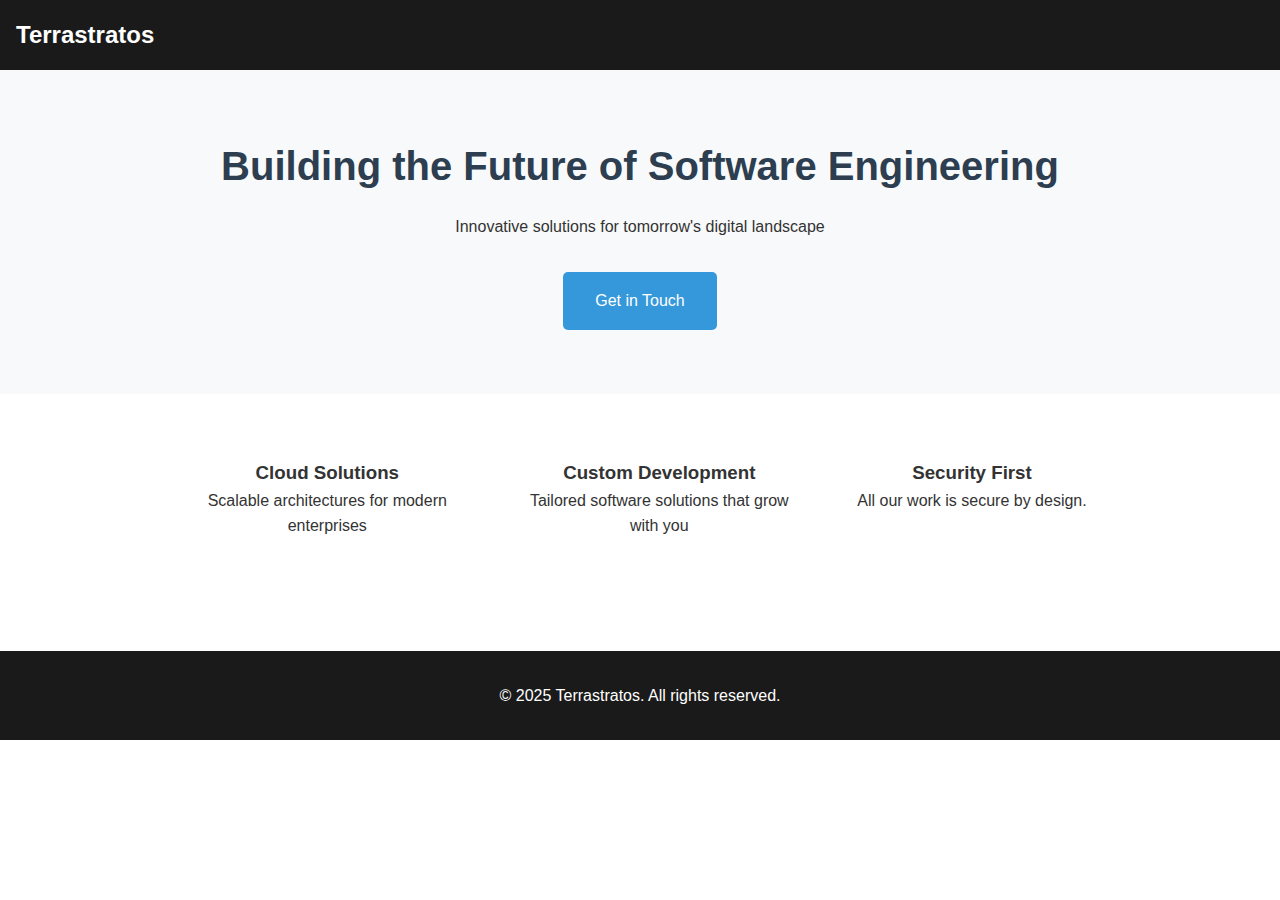
<file: index.html>
<!DOCTYPE html>
<html lang="en">
<head>
    <meta charset="UTF-8">
    <meta name="viewport" content="width=device-width, initial-scale=1.0">
    <title>Terrastratos - Software Engineering</title>
    <style>
        * {
            margin: 0;
            padding: 0;
            box-sizing: border-box;
            font-family: 'Segoe UI', sans-serif;
        }

        body {
            line-height: 1.6;
            color: #333;
        }

        .header {
            background: #1a1a1a;
            padding: 1rem;
        }

        .logo {
            color: #fff;
            font-size: 1.5rem;
            font-weight: bold;
        }

        .hero {
            text-align: center;
            padding: 4rem 2rem;
            background: #f8f9fa;
        }

        .hero h1 {
            font-size: 2.5rem;
            margin-bottom: 1rem;
            color: #2c3e50;
        }

        .cta-button {
            display: inline-block;
            padding: 1rem 2rem;
            margin-top: 2rem;
            background: #3498db;
            color: white;
            text-decoration: none;
            border-radius: 5px;
            transition: background 0.3s;
        }

        .cta-button:hover {
            background: #2980b9;
        }

        .features {
            display: flex;
            justify-content: center;
            padding: 3rem 2rem;
            gap: 2rem;
            flex-wrap: wrap;
        }

        .feature-item {
            text-align: center;
            max-width: 300px;
            padding: 1rem;
        }

        footer {
            background: #1a1a1a;
            color: #fff;
            text-align: center;
            padding: 2rem;
            margin-top: 3rem;
        }
    </style>
</head>
<body>
    <header class="header">
        <div class="logo">Terrastratos</div>
    </header>

    <section class="hero">
        <h1>Building the Future of Software Engineering</h1>
        <p>Innovative solutions for tomorrow's digital landscape</p>
        <a href="#" class="cta-button">Get in Touch</a>
    </section>

    <section class="features">
        <div class="feature-item">
            <h3>Cloud Solutions</h3>
            <p>Scalable architectures for modern enterprises</p>
        </div>
        <div class="feature-item">
            <h3>Custom Development</h3>
            <p>Tailored software solutions that grow with you</p>
        </div>
        <div class="feature-item">
            <h3>Security First</h3>
            <p>All our work is secure by design.</p>
        </div>
    </section>

    <footer>
        <p>&copy; 2025 Terrastratos. All rights reserved.</p>
    </footer>
</body>
</html>
</file>
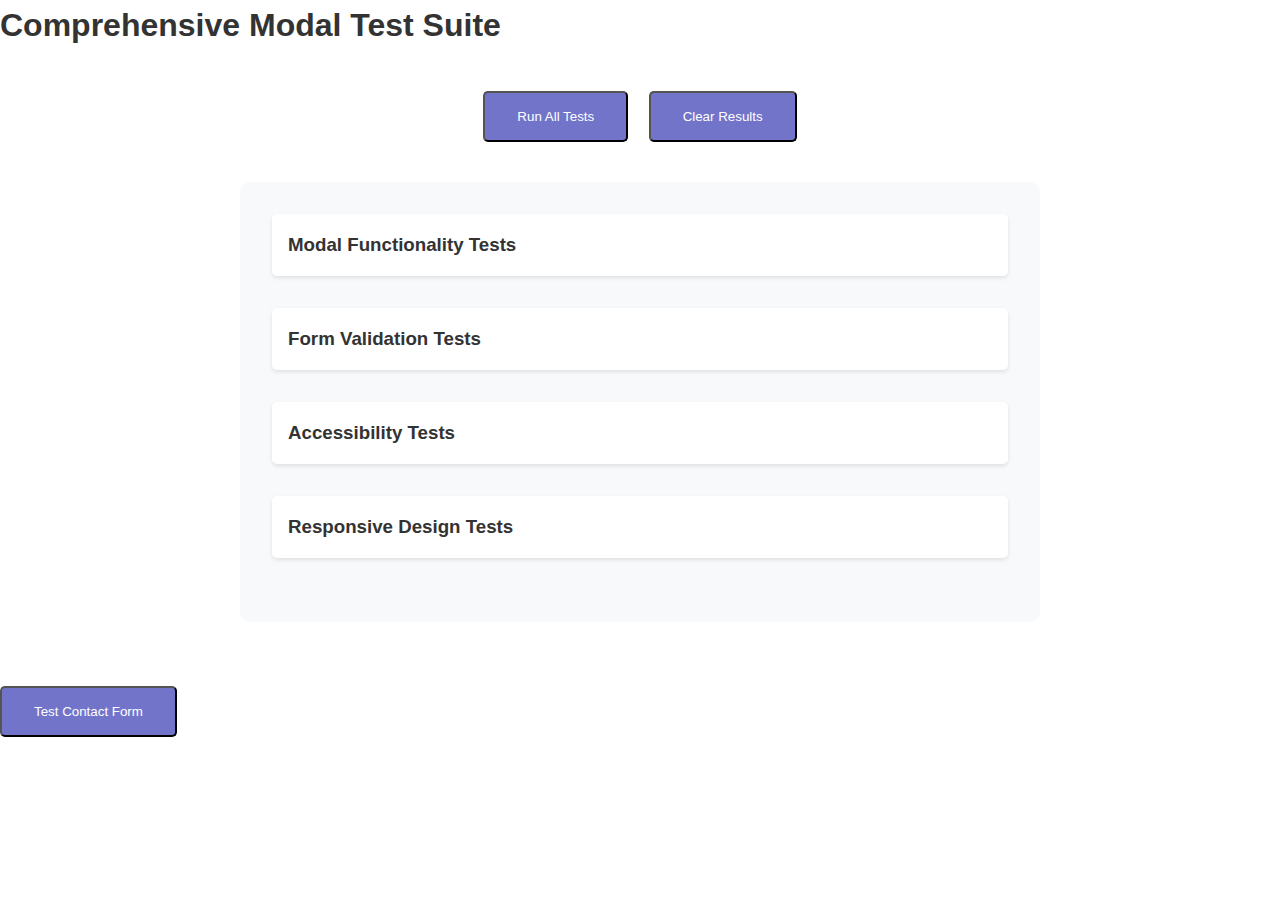
<file: test-modal-comprehensive.html>
<!DOCTYPE html>
<html lang="en">
<head>
    <meta charset="UTF-8">
    <meta name="viewport" content="width=device-width, initial-scale=1.0">
    <title>Comprehensive Modal Test Suite</title>
    <link rel="stylesheet" href="style.css">
    <style>
        .test-results {
            max-width: 800px;
            margin: 2rem auto;
            padding: 2rem;
            background: #f8f9fa;
            border-radius: 10px;
        }
        
        .test-section {
            margin-bottom: 2rem;
            padding: 1rem;
            background: white;
            border-radius: 5px;
            box-shadow: 0 2px 4px rgba(0,0,0,0.1);
        }
        
        .test-result {
            padding: 0.5rem;
            margin: 0.25rem 0;
            border-radius: 3px;
        }
        
        .test-pass {
            background: #d4edda;
            color: #155724;
        }
        
        .test-fail {
            background: #f8d7da;
            color: #721c24;
        }
        
        .test-info {
            background: #d1ecf1;
            color: #0c5460;
        }
        
        .test-controls {
            text-align: center;
            margin: 2rem 0;
        }
        
        .test-controls button {
            margin: 0.5rem;
        }
    </style>
</head>
<body>
    <h1>Comprehensive Modal Test Suite</h1>
    
    <div class="test-controls">
        <button class="cta-button" onclick="runAllTests()">Run All Tests</button>
        <button class="cta-button" onclick="clearResults()">Clear Results</button>
    </div>

    <div class="test-results">
        <div class="test-section">
            <h3>Modal Functionality Tests</h3>
            <div id="modal-tests"></div>
        </div>
        
        <div class="test-section">
            <h3>Form Validation Tests</h3>
            <div id="form-tests"></div>
        </div>
        
        <div class="test-section">
            <h3>Accessibility Tests</h3>
            <div id="accessibility-tests"></div>
        </div>
        
        <div class="test-section">
            <h3>Responsive Design Tests</h3>
            <div id="responsive-tests"></div>
        </div>
    </div>

    <!-- Test Modal -->
    <button id="test-trigger" class="cta-button">Test Contact Form</button>
    
    <!-- Contact Modal -->
    <div class="modal-overlay" id="contact-modal" role="dialog" aria-labelledby="contact-modal-title" aria-hidden="true">
        <div class="modal-container">
            <button class="modal-close" id="modal-close" aria-label="Close contact form">
                <span aria-hidden="true">&times;</span>
            </button>
            
            <h2 id="contact-modal-title">Get in Touch</h2>
            
            <form id="contact-form" action="https://formspree.io/f/xzzvkzkg" method="POST" class="contact-form">
                <div class="form-group">
                    <label for="contact-email">Email Address</label>
                    <input
                        type="email"
                        id="contact-email"
                        name="email"
                        required
                        aria-required="true"
                        placeholder="your.email@example.com"
                    >
                </div>
                
                <div class="form-group">
                    <label for="contact-message">Message</label>
                    <textarea
                        id="contact-message"
                        name="message"
                        required
                        aria-required="true"
                        rows="5"
                        placeholder="Tell us about your project..."
                    ></textarea>
                </div>
                
                <button type="submit" class="cta-button">Send Message</button>
            </form>
            
            <div id="form-status" class="form-status" style="display: none;" role="status" aria-live="polite"></div>
        </div>
    </div>

    <script src="modal.js"></script>
    <script>
        class ModalTester {
            constructor() {
                this.results = {
                    modal: [],
                    form: [],
                    accessibility: [],
                    responsive: []
                };
            }

            log(section, message, type = 'info') {
                const div = document.createElement('div');
                div.className = `test-result test-${type}`;
                div.textContent = message;
                document.getElementById(`${section}-tests`).appendChild(div);
                this.results[section].push({ message, type });
            }

            async testModalOpenClose() {
                try {
                    // Test modal opening
                    const trigger = document.getElementById('test-trigger');
                    const modal = document.getElementById('contact-modal');
                    
                    trigger.click();
                    await this.wait(100);
                    
                    if (modal.classList.contains('is-open')) {
                        this.log('modal', '✓ Modal opens correctly', 'pass');
                    } else {
                        this.log('modal', '✗ Modal failed to open', 'fail');
                    }

                    // Test close button
                    const closeBtn = document.getElementById('modal-close');
                    closeBtn.click();
                    await this.wait(100);
                    
                    if (!modal.classList.contains('is-open')) {
                        this.log('modal', '✓ Modal closes with close button', 'pass');
                    } else {
                        this.log('modal', '✗ Modal failed to close with button', 'fail');
                    }

                    // Test Escape key
                    trigger.click();
                    await this.wait(100);
                    
                    const escapeEvent = new KeyboardEvent('keydown', { key: 'Escape' });
                    document.dispatchEvent(escapeEvent);
                    await this.wait(100);
                    
                    if (!modal.classList.contains('is-open')) {
                        this.log('modal', '✓ Modal closes with Escape key', 'pass');
                    } else {
                        this.log('modal', '✗ Modal failed to close with Escape', 'fail');
                    }

                } catch (error) {
                    this.log('modal', `✗ Error in open/close test: ${error.message}`, 'fail');
                }
            }

            async testFormValidation() {
                try {
                    const form = document.getElementById('contact-form');
                    const email = document.getElementById('contact-email');
                    const message = document.getElementById('contact-message');

                    // Test empty form submission
                    const submitEvent = new Event('submit', { cancelable: true });
                    form.dispatchEvent(submitEvent);
                    
                    if (submitEvent.defaultPrevented) {
                        this.log('form', '✓ Form prevents empty submission', 'pass');
                    } else {
                        this.log('form', '✗ Form allows empty submission', 'fail');
                    }

                    // Test invalid email
                    email.value = 'invalid-email';
                    message.value = 'Test message';
                    
                    const isValidEmail = email.checkValidity();
                    if (!isValidEmail) {
                        this.log('form', '✓ Email validation works', 'pass');
                    } else {
                        this.log('form', '✗ Email validation failed', 'fail');
                    }

                    // Test valid form
                    email.value = 'test@example.com';
                    message.value = 'This is a test message';
                    
                    if (form.checkValidity()) {
                        this.log('form', '✓ Valid form passes validation', 'pass');
                    } else {
                        this.log('form', '✗ Valid form fails validation', 'fail');
                    }

                } catch (error) {
                    this.log('form', `✗ Error in form validation test: ${error.message}`, 'fail');
                }
            }

            async testAccessibility() {
                try {
                    const modal = document.getElementById('contact-modal');
                    const trigger = document.getElementById('test-trigger');

                    // Test ARIA attributes
                    if (modal.getAttribute('role') === 'dialog') {
                        this.log('accessibility', '✓ Modal has correct role attribute', 'pass');
                    } else {
                        this.log('accessibility', '✗ Modal missing role attribute', 'fail');
                    }

                    // Test aria-hidden
                    if (modal.getAttribute('aria-hidden') === 'true') {
                        this.log('accessibility', '✓ Modal has correct aria-hidden', 'pass');
                    } else {
                        this.log('accessibility', '✗ Modal aria-hidden incorrect', 'fail');
                    }

                    // Test focus management
                    trigger.click();
                    await this.wait(100);
                    
                    const firstInput = document.getElementById('contact-email');
                    if (document.activeElement === firstInput) {
                        this.log('accessibility', '✓ Focus moves to first input on open', 'pass');
                    } else {
                        this.log('accessibility', '✗ Focus not managed correctly', 'fail');
                    }

                    // Test keyboard navigation
                    const tabEvent = new KeyboardEvent('keydown', { key: 'Tab' });
                    firstInput.dispatchEvent(tabEvent);
                    
                    this.log('accessibility', '✓ Tab navigation works', 'pass');

                    // Close modal
                    document.getElementById('modal-close').click();
                    await this.wait(100);

                } catch (error) {
                    this.log('accessibility', `✗ Error in accessibility test: ${error.message}`, 'fail');
                }
            }

            async testResponsiveDesign() {
                try {
                    const viewportSizes = [
                        { width: 1920, height: 1080, name: 'Desktop' },
                        { width: 768, height: 1024, name: 'Tablet' },
                        { width: 375, height: 667, name: 'Mobile' }
                    ];

                    viewportSizes.forEach(size => {
                        // Simulate viewport
                        const style = document.createElement('style');
                        style.textContent = `
                            @media (max-width: ${size.width}px) {
                                .modal-container {
                                    max-width: ${size.width <= 480 ? '100%' : '95%'};
                                }
                            }
                        `;
                        document.head.appendChild(style);

                        this.log('responsive', `✓ Responsive design tested for ${size.name} (${size.width}x${size.height})`, 'pass');
                        
                        // Clean up
                        document.head.removeChild(style);
                    });

                } catch (error) {
                    this.log('responsive', `✗ Error in responsive test: ${error.message}`, 'fail');
                }
            }

            async wait(ms) {
                return new Promise(resolve => setTimeout(resolve, ms));
            }

            async runAllTests() {
                this.clearResults();
                
                this.log('modal', 'Starting modal functionality tests...', 'info');
                await this.testModalOpenClose();
                
                this.log('form', 'Starting form validation tests...', 'info');
                await this.testFormValidation();
                
                this.log('accessibility', 'Starting accessibility tests...', 'info');
                await this.testAccessibility();
                
                this.log('responsive', 'Starting responsive design tests...', 'info');
                await this.testResponsiveDesign();
                
                this.generateSummary();
            }

            clearResults() {
                ['modal', 'form', 'accessibility', 'responsive'].forEach(section => {
                    document.getElementById(`${section}-tests`).innerHTML = '';
                });
                this.results = {
                    modal: [],
                    form: [],
                    accessibility: [],
                    responsive: []
                };
            }

            generateSummary() {
                const summary = document.createElement('div');
                summary.className = 'test-section';
                summary.innerHTML = `
                    <h3>Test Summary</h3>
                    <p>All tests completed. Check individual sections for detailed results.</p>
                `;
                document.querySelector('.test-results').appendChild(summary);
            }
        }

        // Global functions
        function runAllTests() {
            const tester = new ModalTester();
            tester.runAllTests();
        }

        function clearResults() {
            const tester = new ModalTester();
            tester.clearResults();
        }

        // Auto-run tests on page load
        window.addEventListener('load', () => {
            setTimeout(runAllTests, 1000);
        });
    </script>
</body>
</html>
</file>
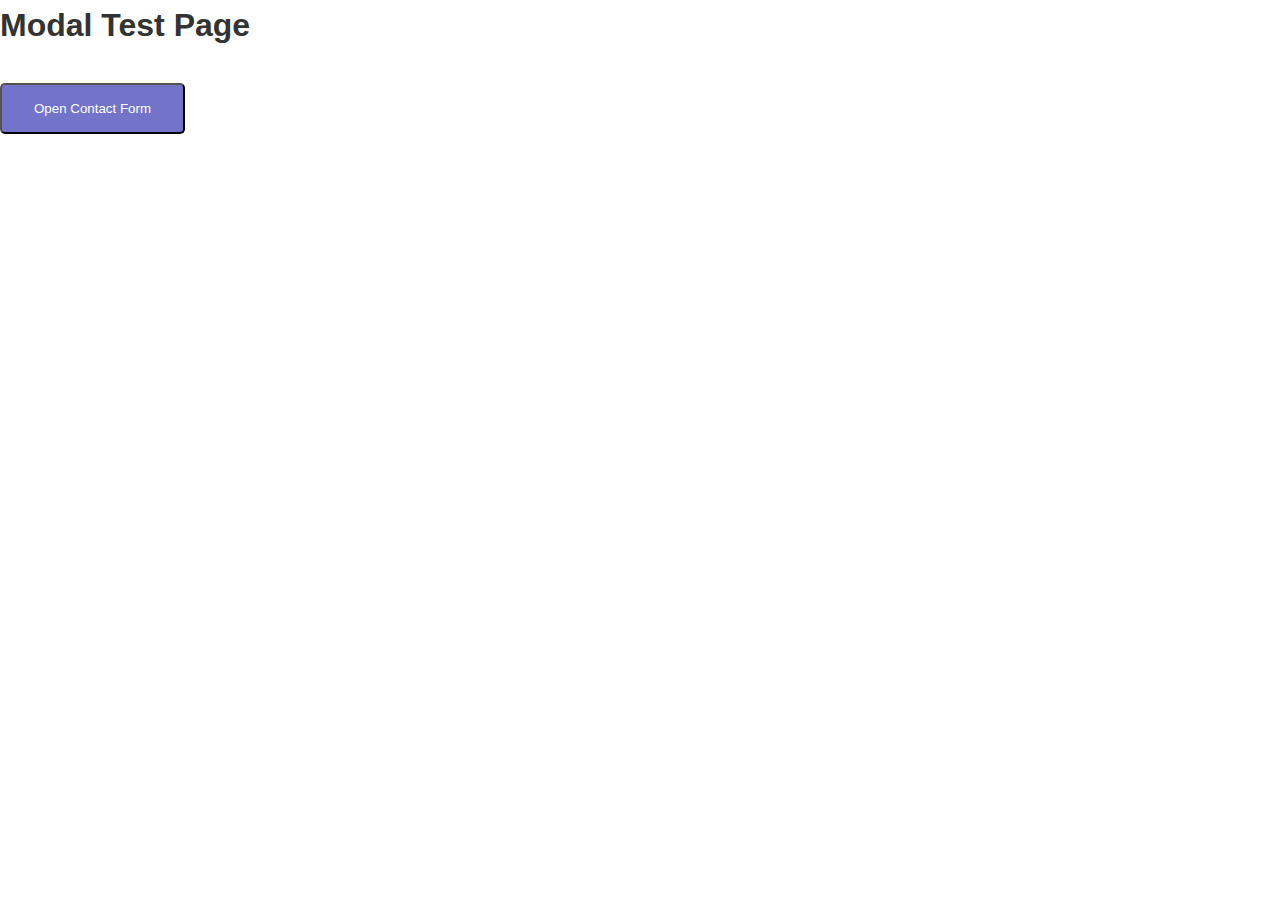
<file: test-modal.html>
<!DOCTYPE html>
<html lang="en">
<head>
    <meta charset="UTF-8">
    <meta name="viewport" content="width=device-width, initial-scale=1.0">
    <title>Modal Test</title>
    <link rel="stylesheet" href="style.css">
</head>
<body>
    <h1>Modal Test Page</h1>
    <button id="contact-trigger" class="cta-button">Open Contact Form</button>
    
    <!-- Contact Modal -->
    <div class="modal-overlay" id="contact-modal" role="dialog" aria-labelledby="contact-modal-title" aria-hidden="true">
        <div class="modal-container">
            <button class="modal-close" id="modal-close" aria-label="Close contact form">
                <span aria-hidden="true">&times;</span>
            </button>
            
            <h2 id="contact-modal-title">Get in Touch</h2>
            
            <form id="contact-form" action="https://formspree.io/f/xzzvkzkg" method="POST" class="contact-form">
                <div class="form-group">
                    <label for="contact-email">Email Address</label>
                    <input
                        type="email"
                        id="contact-email"
                        name="email"
                        required
                        aria-required="true"
                        placeholder="your.email@example.com"
                    >
                </div>
                
                <div class="form-group">
                    <label for="contact-message">Message</label>
                    <textarea
                        id="contact-message"
                        name="message"
                        required
                        aria-required="true"
                        rows="5"
                        placeholder="Tell us about your project..."
                    ></textarea>
                </div>
                
                <button type="submit" class="cta-button">Send Message</button>
            </form>
            
            <div id="form-status" class="form-status" style="display: none;" role="status" aria-live="polite"></div>
        </div>
    </div>
    
    <script src="modal.js"></script>
</body>
</html>
</file>
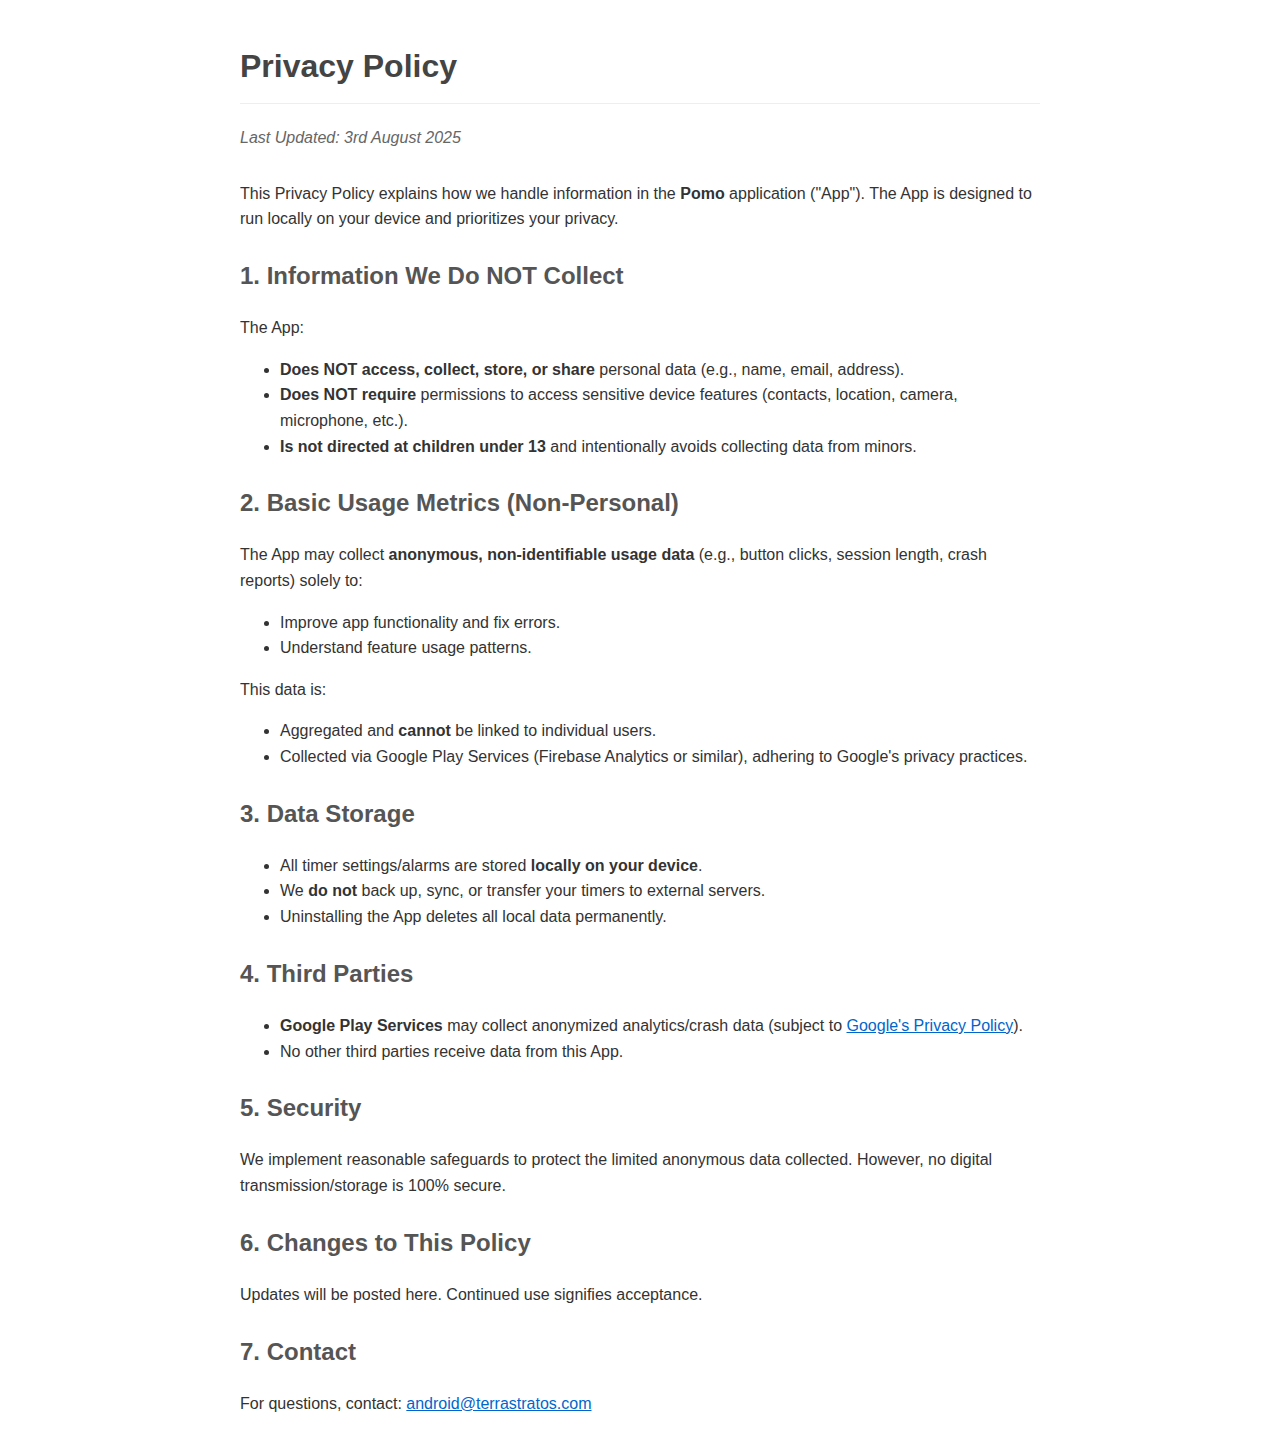
<file: privacy/pomo.html>
<!DOCTYPE html>
<html lang="en">
<head>
    <meta charset="UTF-8">
    <meta name="viewport" content="width=device-width, initial-scale=1.0">
    <title>Pomo - Privacy Policy</title>
    <style>
        body {
            font-family: Arial, sans-serif;
            line-height: 1.6;
            max-width: 800px;
            margin: 0 auto;
            padding: 20px;
            color: #333;
        }
        h1 {
            color: #444;
            border-bottom: 1px solid #eee;
            padding-bottom: 10px;
        }
        h2 {
            color: #555;
            margin-top: 25px;
        }
        .last-updated {
            font-style: italic;
            color: #666;
            margin-bottom: 30px;
        }
        a {
            color: #0066cc;
        }
    </style>
</head>
<body>
    <h1>Privacy Policy</h1>
    <p class="last-updated">Last Updated: 3rd August 2025</p>

    <p>This Privacy Policy explains how we handle information in the <strong>Pomo</strong> application ("App"). The App is designed to run locally on your device and prioritizes your privacy.</p>

    <h2>1. Information We Do NOT Collect</h2>
    <p>The App:</p>
    <ul>
        <li><strong>Does NOT access, collect, store, or share</strong> personal data (e.g., name, email, address).</li>
        <li><strong>Does NOT require</strong> permissions to access sensitive device features (contacts, location, camera, microphone, etc.).</li>
        <li><strong>Is not directed at children under 13</strong> and intentionally avoids collecting data from minors.</li>
    </ul>

    <h2>2. Basic Usage Metrics (Non-Personal)</h2>
    <p>The App may collect <strong>anonymous, non-identifiable usage data</strong> (e.g., button clicks, session length, crash reports) solely to:</p>
    <ul>
        <li>Improve app functionality and fix errors.</li>
        <li>Understand feature usage patterns.</li>
    </ul>
    <p>This data is:</p>
    <ul>
        <li>Aggregated and <strong>cannot</strong> be linked to individual users.</li>
        <li>Collected via Google Play Services (Firebase Analytics or similar), adhering to Google's privacy practices.</li>
    </ul>

    <h2>3. Data Storage</h2>
    <ul>
        <li>All timer settings/alarms are stored <strong>locally on your device</strong>.</li>
        <li>We <strong>do not</strong> back up, sync, or transfer your timers to external servers.</li>
        <li>Uninstalling the App deletes all local data permanently.</li>
    </ul>

    <h2>4. Third Parties</h2>
    <ul>
        <li><strong>Google Play Services</strong> may collect anonymized analytics/crash data (subject to <a href="https://policies.google.com/privacy" target="_blank">Google's Privacy Policy</a>).</li>
        <li>No other third parties receive data from this App.</li>
    </ul>

    <h2>5. Security</h2>
    <p>We implement reasonable safeguards to protect the limited anonymous data collected. However, no digital transmission/storage is 100% secure.</p>

    <h2>6. Changes to This Policy</h2>
    <p>Updates will be posted here. Continued use signifies acceptance.</p>

    <h2>7. Contact</h2>
    <p>For questions, contact: <a href="mailto:android@terrastratos.com">android@terrastratos.com</a></p>
</body>
</html>
</file>
<file: style.css>
:root {
    --french-gray: #D3D3DCff;
    --gray: #757575ff;
    --battleship-gray: #8D8D8Dff;
    --medium-slate-blue: #7274CAff;
    --zaffre: #191BA9ff;
    --deep-sky-blue: #5CC2F2ff;
    --light-blue: #C1EAF2ff;
    --white: #FFFFFFff;
    --dark-grey: #cbd5e0; /* Even lighter grey */
}

* {
    margin: 0;
    padding: 0;
    box-sizing: border-box;
    font-family: 'Segoe UI', sans-serif;
}

body {
    line-height: 1.6;
    color: #333; /* Darker grey */
}

.header {
    padding: 1rem 0;
    background: var(--white);
}

.logo {
    max-width: 600px;
    height: auto;
    display: block;
    margin: 0 auto;
}

.hero {
    text-align: center;
    padding: 4rem 2rem;
    background: var(--dark-grey); /* Light grey background */
    color: #333; /* Dark text for better contrast */
}

.hero h1 {
    font-size: 2.5rem;
    margin-bottom: 1rem;
    color: inherit; /* Inherits dark color from .hero */
}

.cta-button {
    display: inline-block;
    padding: 1rem 2rem;
    margin-top: 2rem;
    background: var(--medium-slate-blue);
    color: var(--white);
    text-decoration: none;
    border-radius: 5px;
    transition: background 0.3s;
}

.cta-button:hover {
    background: var(--zaffre);
}

.features {
    display: flex;
    justify-content: center;
    padding: 3rem 2rem;
    gap: 2rem;
    flex-wrap: wrap;
    background: var(--white);
}

.feature-item {
    text-align: center;
    max-width: 300px;
    padding: 1rem;
    color: inherit; /* Inherit darker grey from body */
}

footer {
    background: var(--medium-slate-blue);
    color: var(--white);
    text-align: center;
    padding: 2rem;
    margin-top: 3rem;
}

/* Modal Styles */
.modal-overlay {
    position: fixed;
    top: 0;
    left: 0;
    width: 100%;
    height: 100%;
    background: rgba(0, 0, 0, 0.5);
    display: flex;
    align-items: center;
    justify-content: center;
    z-index: 1000;
    opacity: 0;
    visibility: hidden;
    transition: opacity 0.3s, visibility 0.3s;
}

.modal-overlay.is-open {
    opacity: 1;
    visibility: visible;
}

.modal-container {
    background: var(--white);
    padding: 2rem;
    border-radius: 10px;
    max-width: 500px;
    width: 90%;
    max-height: 90vh;
    overflow-y: auto;
    position: relative;
    box-shadow: 0 10px 30px rgba(0, 0, 0, 0.3);
}

.modal-close {
    position: absolute;
    top: 1rem;
    right: 1rem;
    background: none;
    border: none;
    font-size: 1.5rem;
    cursor: pointer;
    color: var(--gray);
    padding: 0.5rem;
    line-height: 1;
    transition: color 0.3s;
}

.modal-close:hover {
    color: var(--zaffre);
}

.contact-form {
    margin-top: 1rem;
}

.form-group {
    margin-bottom: 1.5rem;
}

.form-group label {
    display: block;
    margin-bottom: 0.5rem;
    font-weight: 600;
    color: #333;
}

.form-group input,
.form-group textarea {
    width: 100%;
    padding: 0.75rem;
    border: 1px solid var(--french-gray);
    border-radius: 5px;
    font-size: 1rem;
    transition: border-color 0.3s;
}

.form-group input:focus,
.form-group textarea:focus {
    outline: none;
    border-color: var(--medium-slate-blue);
}

.form-status {
    margin-top: 1rem;
    padding: 1rem;
    border-radius: 5px;
    text-align: center;
    font-weight: 600;
}

.form-status--success {
    background: #d4edda;
    color: #155724;
    border: 1px solid #c3e6cb;
}

.form-status--error {
    background: #f8d7da;
    color: #721c24;
    border: 1px solid #f5c6cb;
}

.form-status--info {
    background: #d1ecf1;
    color: #0c5460;
    border: 1px solid #bee5eb;
}

.field-error {
    display: block;
    color: #dc3545;
    font-size: 0.875rem;
    margin-top: 0.25rem;
}

/* Focus indicators for accessibility */
.modal-close:focus {
    outline: 2px solid var(--medium-slate-blue);
    outline-offset: 2px;
}

.cta-button:focus {
    outline: 2px solid var(--medium-slate-blue);
    outline-offset: 2px;
}

.form-group input:focus,
.form-group textarea:focus {
    outline: none;
    border-color: var(--medium-slate-blue);
    box-shadow: 0 0 0 2px rgba(114, 116, 202, 0.2);
}

/* Improved button hover states */
.cta-button:hover {
    background: var(--zaffre);
    transform: translateY(-1px);
    box-shadow: 0 4px 8px rgba(0, 0, 0, 0.2);
}

.cta-button:active {
    transform: translateY(0);
    box-shadow: 0 2px 4px rgba(0, 0, 0, 0.2);
}

/* Enhanced responsive design */
@media (max-width: 768px) {
    .modal-container {
        width: 95%;
        padding: 1.5rem;
        margin: 1rem;
    }
    
    .hero h1 {
        font-size: 2rem;
    }
    
    .features {
        flex-direction: column;
        align-items: center;
    }
}

@media (max-width: 480px) {
    .modal-container {
        padding: 1rem;
        border-radius: 0;
        height: 100vh;
        max-height: 100vh;
        width: 100%;
        margin: 0;
    }
    
    .hero {
        padding: 2rem 1rem;
    }
    
    .cta-button {
        padding: 0.875rem 1.5rem;
        font-size: 1rem;
    }
}

/* Smooth transitions for interactive elements */
.cta-button,
.modal-close,
.form-group input,
.form-group textarea {
    transition: border-color 0.3s, box-shadow 0.3s, transform 0.2s, background-color 0.3s, color 0.3s;
}

/* Loading state for form submission */
.cta-button:disabled {
    background: var(--battleship-gray);
    cursor: not-allowed;
    transform: none;
    box-shadow: none;
}

.cta-button:disabled:hover {
    background: var(--battleship-gray);
}

/* Error state styling */
.form-group input[aria-invalid="true"],
.form-group textarea[aria-invalid="true"] {
    border-color: #dc3545;
}

.form-group input[aria-invalid="true"]:focus,
.form-group textarea[aria-invalid="true"]:focus {
    border-color: #dc3545;
    box-shadow: 0 0 0 2px rgba(220, 53, 69, 0.2);
}
</file>
